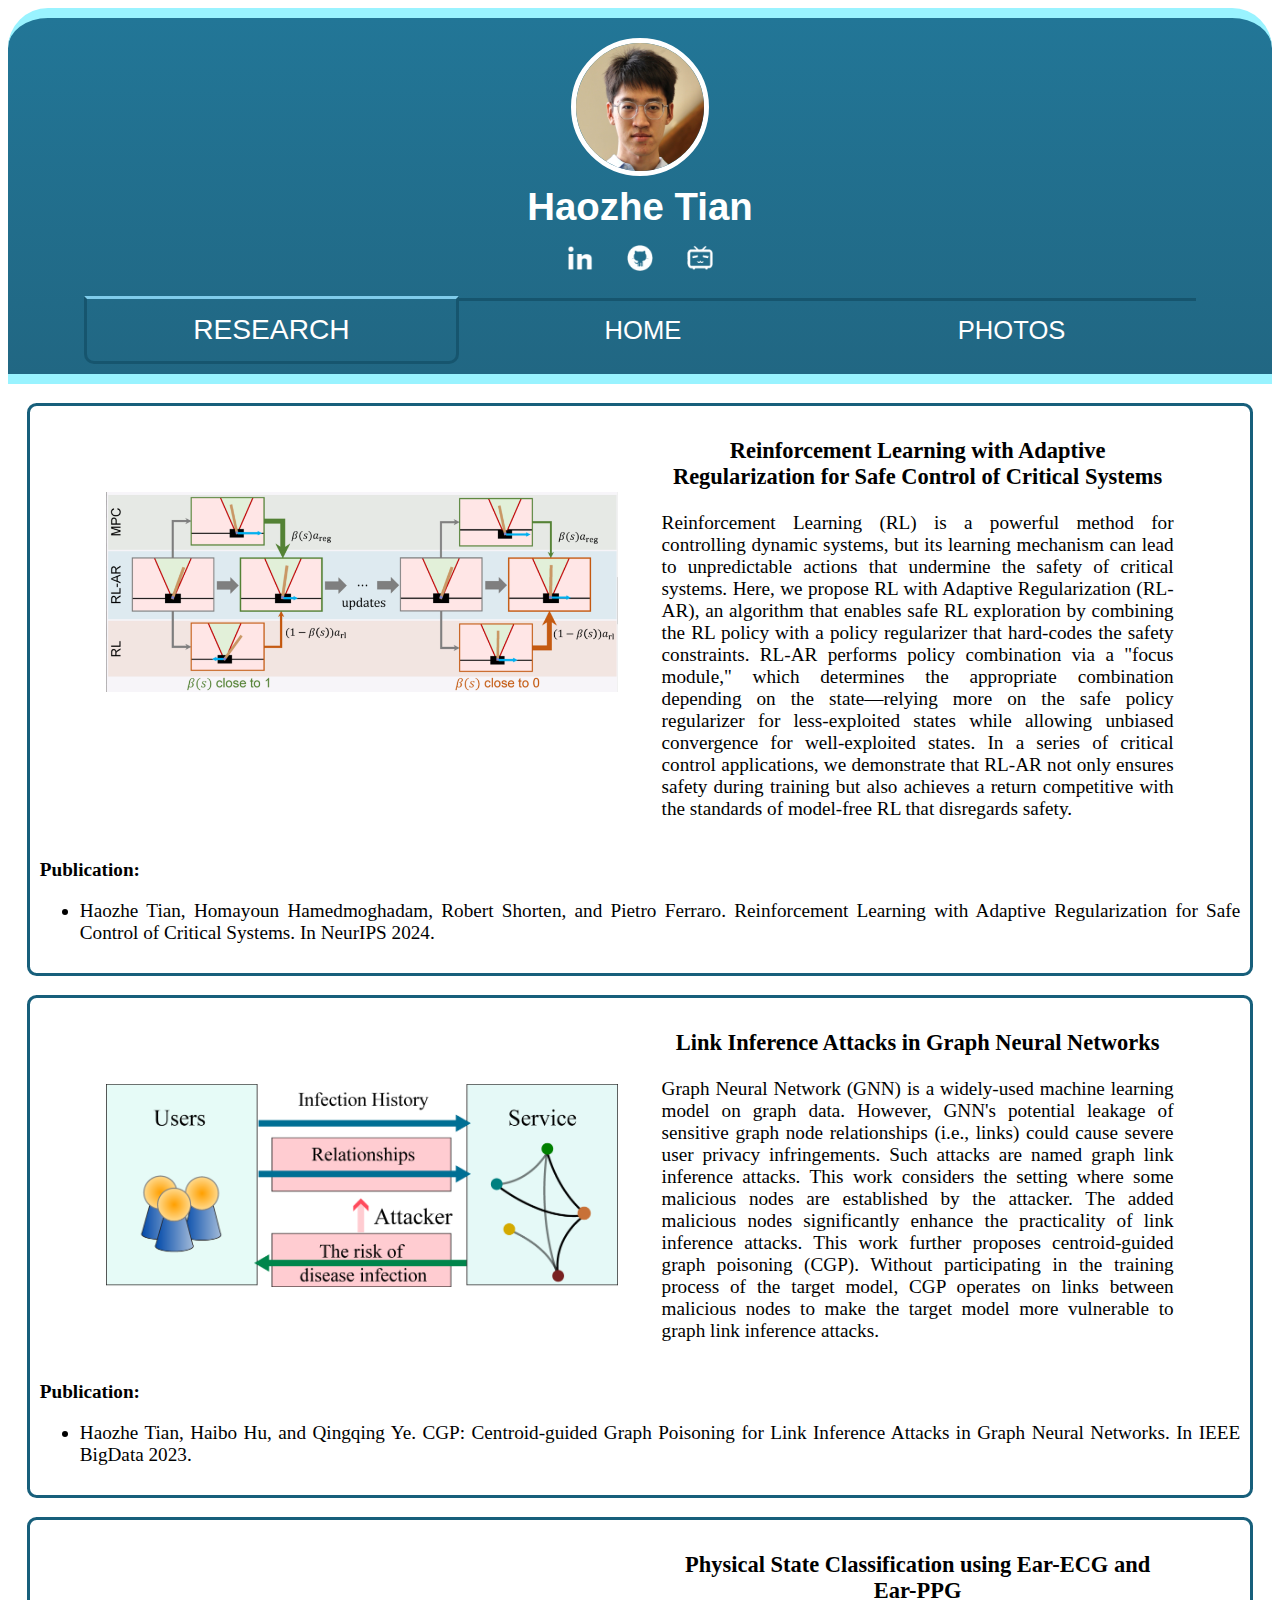
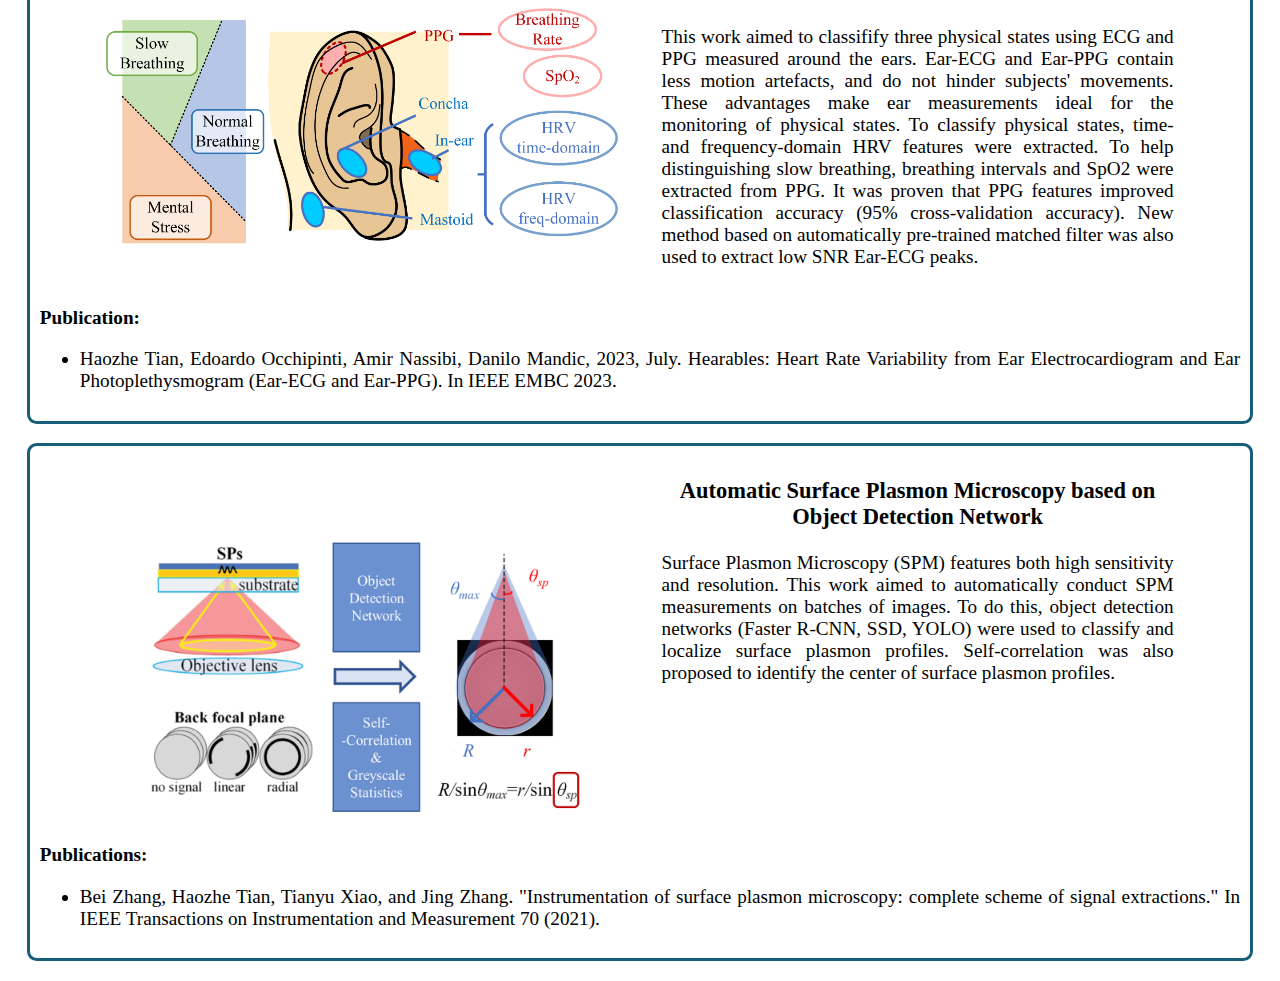
<file: research.html>
<!DOCTYPE html>
<html lang="en">
<head>
    <meta charset="UTF-8">
    <meta name="viewport" content="width=device-width, initial-scale=1, shrink-to-fit=no">
    <title>Haozhe Tian Home</title>
    <link rel="icon" type="image/x-icon" href="imgs/head_ico.ico">
    <link rel="stylesheet" href="css/stylesheet.css">
</head>

<body>
<header>
    <img id = "headshot" src="imgs/headimg.jpg" alt="Photo of Haozhe Tian"/>

    <h1 id = "name">Haozhe Tian</h1>

    <p>
        <a href = "https://www.linkedin.com/in/haozhetianic/?locale=en_US" target="_blank"><img src="imgs/linkedin.png" alt="linkedin"></a>
        <a href = "https://github.com/HaozheTian" target="_blank"><img src="imgs/github.png" alt="github"></a>
        <a href = "https://space.bilibili.com/16120738" target="_blank"><img src="imgs/bilibili.png" alt="bilibili"></a>
    </p>

    <div class="dropdown">
        <button class="dropbtn">Navigation</button>
        <nav class="dropdown-content">
            <a href = "research.html" class = "active">research</a><a href = "index.html">home</a><a href = "photos.html">photos</a>
        </nav>
    </div>
</header>

<main>
    <div class="researchItem">
        <img src="imgs/RLARResearch.png" alt="CGPSchematic">
        <div class="textblock">
            <h3>Reinforcement Learning with Adaptive Regularization for Safe Control of Critical Systems</h3>
            <p>
                Reinforcement Learning (RL) is a powerful method for controlling dynamic systems, but its learning mechanism can lead to unpredictable actions that undermine the safety of critical systems. 
                Here, we propose RL with Adaptive Regularization (RL-AR), an algorithm that enables safe RL exploration by combining the RL policy with a policy regularizer that hard-codes the safety constraints. 
                RL-AR performs policy combination via a "focus module," which determines the appropriate combination depending on the state—relying more on the safe policy regularizer for less-exploited states while allowing unbiased convergence for well-exploited states. 
                In a series of critical control applications, we demonstrate that RL-AR not only ensures safety during training but also achieves a return competitive with the standards of model-free RL that disregards safety.
            </p>
        </div>
        <div class="pubblock">
            <p>
                <b>Publication: </b>
            </p>
            <ul>
                <li>Haozhe Tian, Homayoun Hamedmoghadam, Robert Shorten, and Pietro Ferraro. Reinforcement Learning with Adaptive Regularization for Safe Control of Critical Systems. In NeurIPS 2024.</li>
            </ul>
        </div>
    </div>

    <div class="researchItem">
        <img src="imgs/CGPResearch.png" alt="CGPSchematic">
        <div class="textblock">
            <h3>Link Inference Attacks in Graph Neural Networks</h3>
            <p>
                Graph Neural Network (GNN) is a widely-used machine learning model on graph data.
                However, GNN's potential leakage of sensitive graph node relationships (i.e., links) could cause severe user privacy infringements.
                Such attacks are named graph link inference attacks.
                This work considers the setting where some malicious nodes are established by the attacker.
                The added malicious nodes significantly enhance the practicality of link inference attacks.
                This work further proposes centroid-guided graph poisoning (CGP).
                Without participating in the training process of the target model, CGP operates on links between malicious nodes to make the target model more vulnerable to graph link inference attacks.
            </p>
        </div>
        <div class="pubblock">
            <p>
                <b>Publication: </b>
            </p>
            <ul>
                <li>Haozhe Tian, Haibo Hu, and Qingqing Ye. CGP: Centroid-guided Graph Poisoning for Link Inference Attacks in Graph Neural Networks. In IEEE BigData 2023.</li>
            </ul>
        </div>
    </div>

    <div class="researchItem">
        <img src="imgs/ECGReasearch.png" alt="ECGSchematic">
        <div class="textblock">
            <h3>Physical State Classification using Ear-ECG and Ear-PPG</h3>
            <p>
                This work aimed to classifify three physical states using ECG and PPG measured around the ears.
                Ear-ECG and Ear-PPG contain less motion artefacts, and do not hinder subjects' movements.
                These advantages make ear measurements ideal for the monitoring of physical states.
                To classify physical states, time- and frequency-domain HRV features were extracted.
                To help distinguishing slow breathing, breathing intervals and SpO2 were extracted from PPG.
                It was proven that PPG features improved classification accuracy (95% cross-validation accuracy).
                New method based on automatically pre-trained matched filter was also used to extract low SNR Ear-ECG peaks.
            </p>
        </div>
        <div class="pubblock">
            <p>
                <b>Publication: </b>
            </p>
            <ul>
                <li>Haozhe Tian, Edoardo Occhipinti, Amir Nassibi, Danilo Mandic, 2023, July. Hearables: Heart Rate Variability from Ear Electrocardiogram and Ear Photoplethysmogram (Ear-ECG and Ear-PPG). In IEEE EMBC 2023.</li>
            </ul>
        </div>
    </div>

    <div class="researchItem">
        <img src="imgs/BFPResearch.png" alt="BFPSchematic">
        <div class="textblock">
            <h3>Automatic Surface Plasmon Microscopy based on Object Detection Network</h3>
            <p>
                Surface Plasmon Microscopy (SPM) features both high sensitivity and resolution.
                This work aimed to automatically conduct SPM measurements on batches of images.
                To do this, object detection networks (Faster R-CNN, SSD, YOLO) were used to classify and localize surface plasmon profiles.
                Self-correlation was also proposed to identify the center of surface plasmon profiles.
            </p>
        </div>
        <div class="pubblock">
            <p>
                <b>Publications: </b>
            </p>
            <ul>
                <li>Bei Zhang, Haozhe Tian, Tianyu Xiao, and Jing Zhang. "Instrumentation of surface plasmon microscopy: complete scheme of signal extractions." In IEEE Transactions on Instrumentation and Measurement 70 (2021).</li>
            </ul>
        </div>
    </div>
</main>

</body>
</html>
</file>
<file: css/stylesheet.css>
header{
    text-align: center;
    font-family: Helvetica, Sans-Serif;
    background-image: linear-gradient(#227697,#216783);
    border-color: #99f3ff;
    border-radius: 40px 40px 0 0;
    border-style: solid;
    border-width: 10px 0;
    padding: 5px;
}
header #headshot{
    margin: 15px 0 0 0;
    width: 4%;
    min-width: 100px;
    border-radius: 50%;
    border-width: 5px;
    border-style: solid;
    border-color: #ffffff;
}
header #name{
    font-size: 150%;
    text-transform: capitalize;
    color: rgb(255, 255, 255);
    margin: 5px;
}
header p img{
    width: 30px;
    border-radius: 2px;
    margin: 0 15px;
}
.dropbtn {
    display: inline-block;
    background-color: #216783;
    text-transform: capitalize;
    text-align: center;
    font-family: 'Times New Roman', Times, serif;
    font-size: 120%;
    text-transform: uppercase;
    color: white;
    margin: 5px 0;
    width: 95%;
    padding: 16px;
    border-style: solid;
    border-width: 2px 3px 3px 3px;
    border-top-color: #7fcceb;
    border-radius: 0 0 15px 15px;
    cursor: pointer;
}
.dropdown .dropdown-content{
    display: none;
}
.dropdown:hover .dropdown-content{
    display: block;
}
.dropdown-content a{
    display: inline-block;
    margin: 0 0;
    width: 90%;
    font-size: 100%;
    color: #ffffff;
    text-transform: uppercase;
    text-decoration: none;
    border-style: solid;
    border-color: #16556e;
    border-width: 2px 0 0 0;
}
body .Intro{
    text-align: justify;
}
body .Intro h3{
    font-size: 110%;
    margin-top: 2em;
    margin-bottom: 1em;
    border-style: solid;
    border-color: #175f7b;
    border-width: 0 0 0.2em 0;
}
body .Intro img{
    display: inline-block;
    height: 1em;
    background-color: #227697;
    padding: 0 0.8em 0 0.8em;
    border-radius: 0.3em;
    margin-bottom: 0.1em;
}
#aboutPhoto{
    width: 70vw;
    text-align: center;
    margin: auto;
    left: 0;
    right: 0;
}
#aboutPhoto img{
    width: auto;
    height: auto;
    max-width: 100%;
    max-height: 100%;
    background-color: #fff;
    border-radius: 2em;
    display: inline;
}

#personal-video{
    width: 70vw;
    text-align: center;
    margin: auto;
    left: 0;
    right: 0;
}
.responsive-video {
    width: 100%;
    height: auto;
}

.researchItem{
    border-style: solid;
    border-color: #175f7b;
    border-width: 0.2em;
    border-radius: 0.5em;
    margin: 1em;
    padding: 0.5em;
    text-align: center;
    vertical-align: middle;
}
.textblock{
    vertical-align: top;
}
.researchItem img{
    width: 60vw;
    margin-right: 2em;
    margin-top: 4em;
}
.researchItem .textblock p{
    text-align: justify;
}
.researchItem .pubblock p{
    text-align: justify;
}
.researchItem .pubblock li{
    text-align: justify;
}







@media only screen and (min-width: 820px) {
header #name{
    font-size: 3vw;
}
header p img{
    width: 2vw;
}
.dropdown .dropdown-content{
    display: block;
}
.dropbtn {
    display: none;
}
.dropdown-content a{
    margin: 5px 0;
    display: inline-block;
    width: 27%;
    text-align: center;
    padding: 15px;
    font-size: 2vw;
    color: #ffffff;
    text-transform: uppercase;
    text-decoration: none;
    border-style: solid;
    border-width: 3px 0 0 0;
}
.dropdown-content a.active{
    border-width: 3px;
    border-top-color: #7fcceb;
    border-radius: 0 0 10px 10px;
    font-size: 2.2vw;
}
.dropdown-content a:hover{
    border-width: 3px;
    border-top-color: #7fcceb;
    border-radius: 0 0 10px 10px;
    font-size: 2.5vw;
    text-decoration: none;
    color: #fff;
}
#about{
    display: inline-block;
    width: 50vw;
}
#aboutPhoto{
    display: inline-block;
    width:30vw;
    margin-left: 5vw;
}
#personal-container {
    display: flex;
    align-items: center; /* Vertically center the content */
    justify-content: space-between; /* Space elements evenly */
    width: 100%; /* Ensure it takes full width */
}

#personal-video, #personal {
    width: 40vw; /* Both elements will have the same width */
}

#personal {
    margin-left: 5vw; /* If you still want a margin */
}
.researchItem img{
    display: inline-block;
    width: 40vw;
}
.researchItem .textblock{
    display: inline-block;
    width: 40vw;
}
#awardItems .right{
    display: block;
    width: 30em;
    text-align: right;
    margin-left: 20vw;
}
#awardItems .left{
    display: block;
    width: 45em;
    text-align: left;
}
main{
    font-size: 1.5vw;
}
header #headshot{
    width: 10vw;
}

}
</file>
